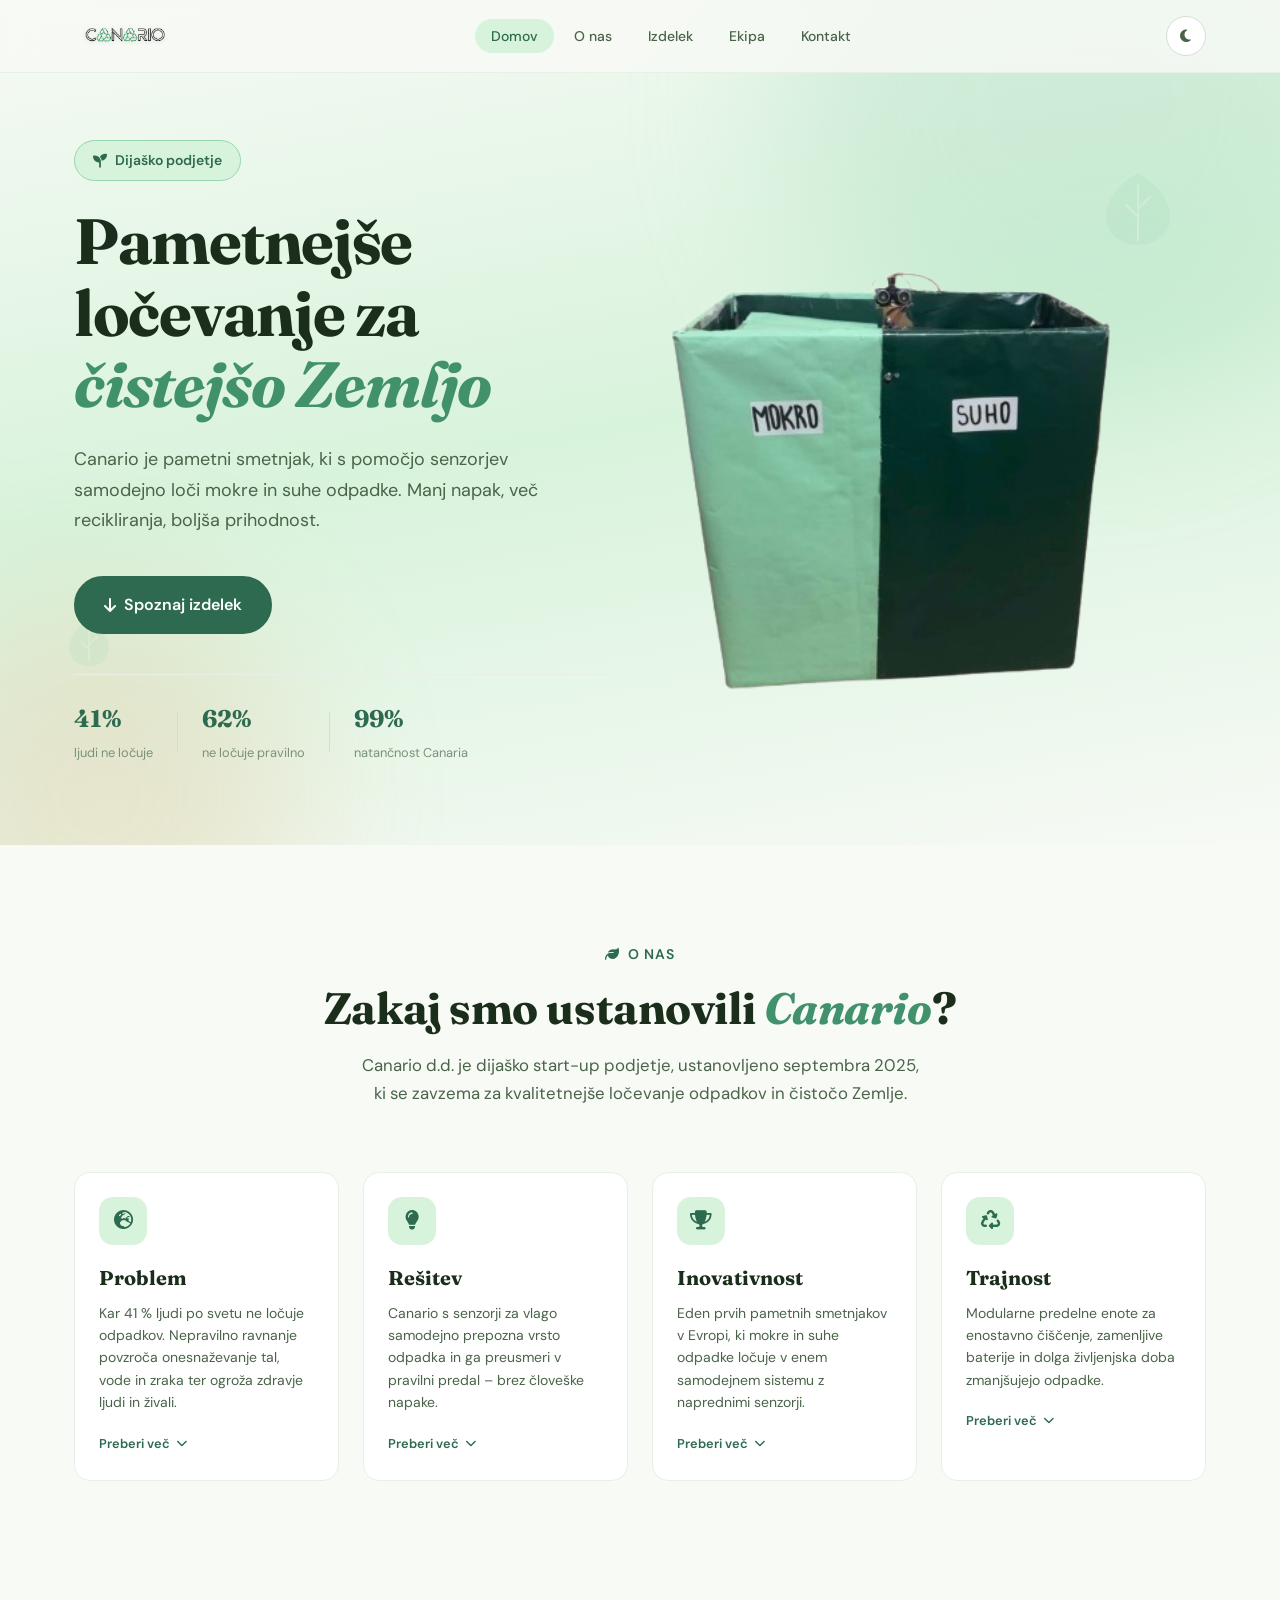
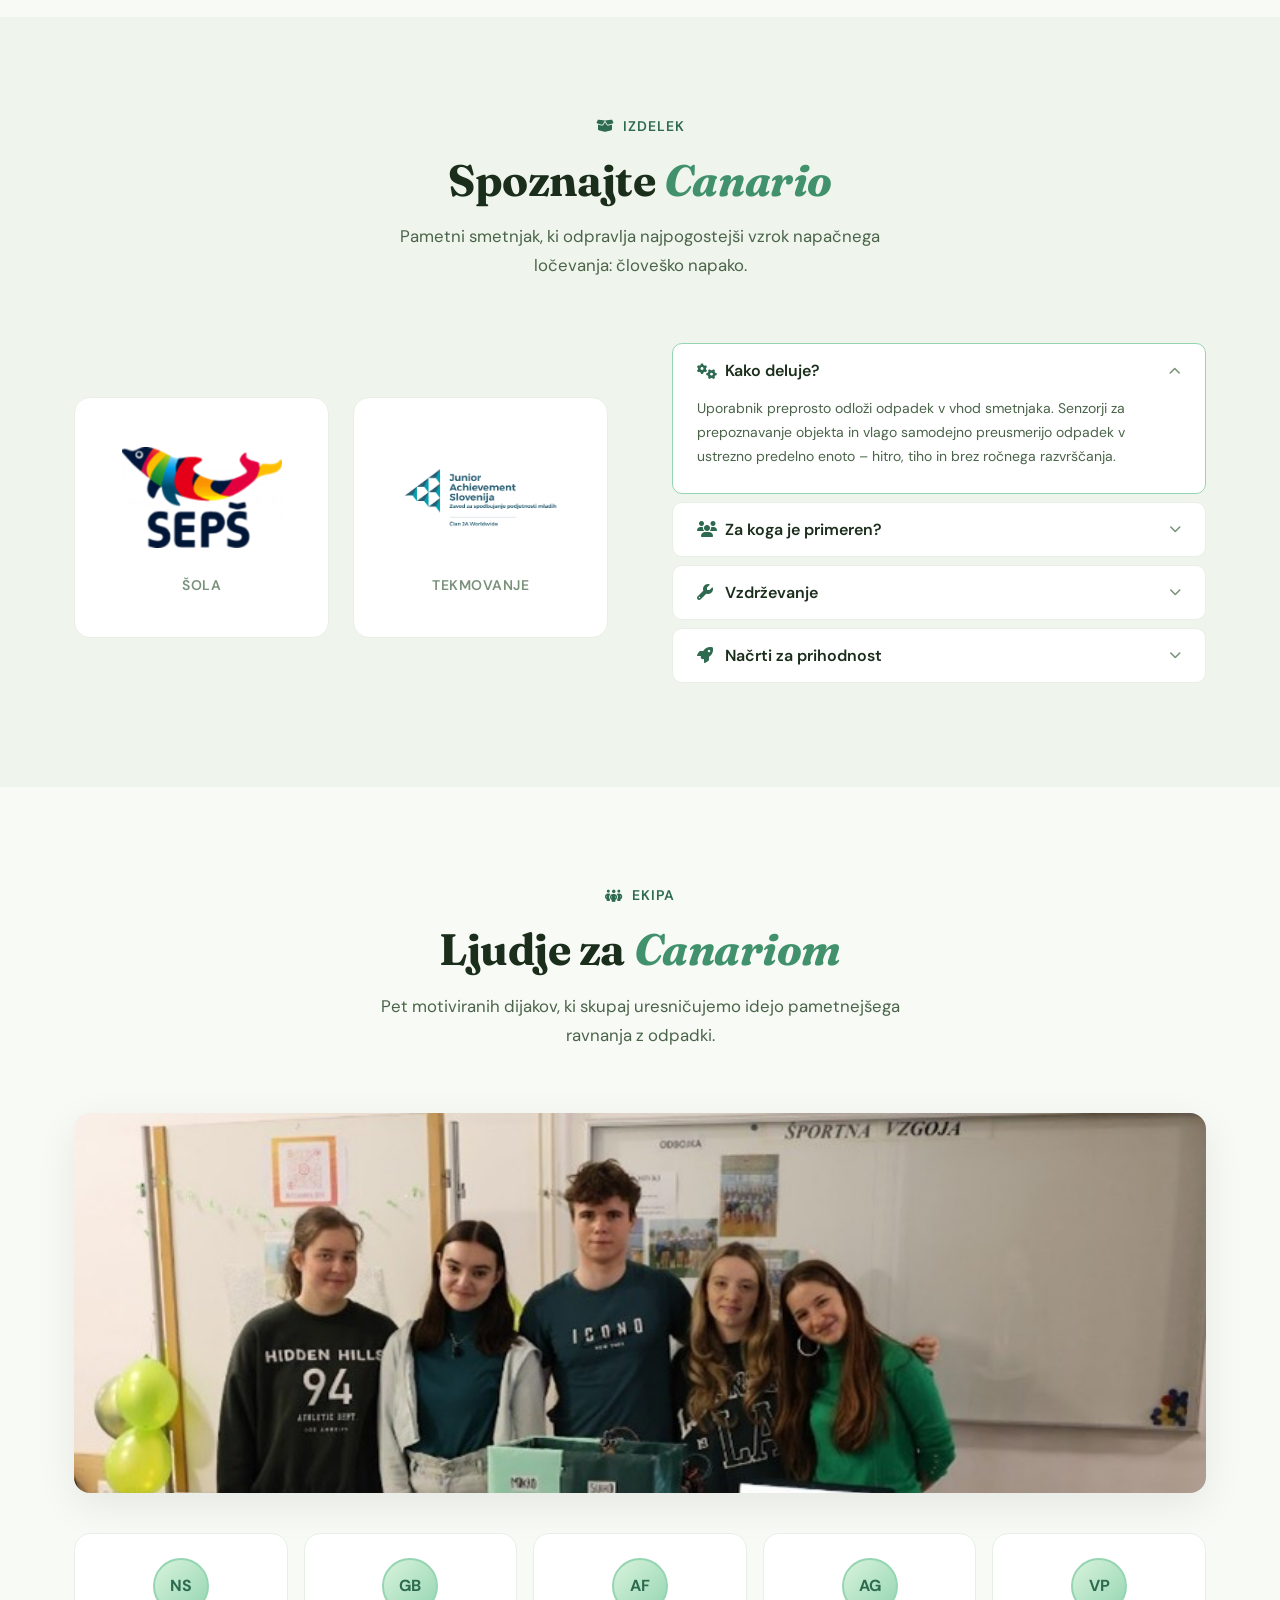
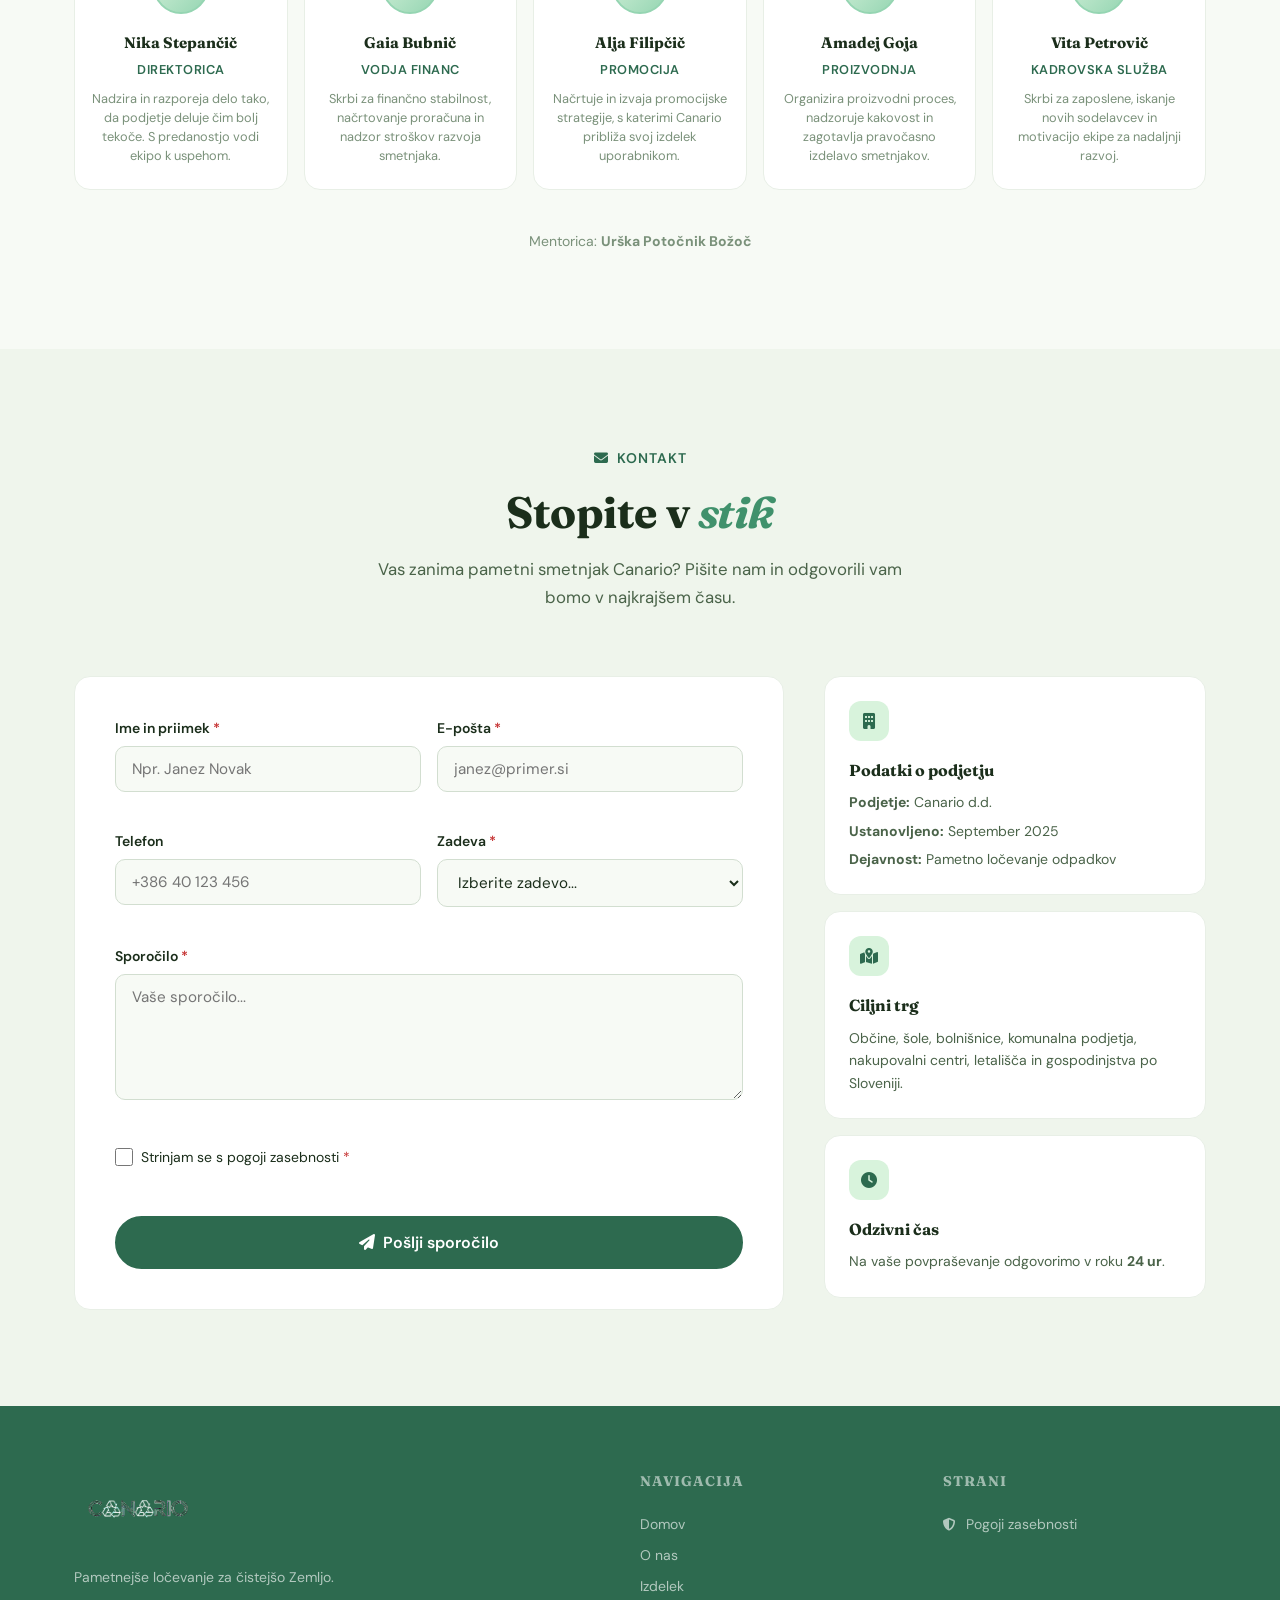
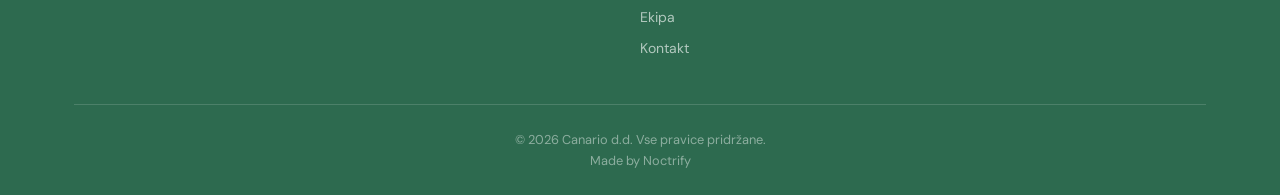
<file: index.html>
<!DOCTYPE html>
<html lang="sl" data-theme="light">
<head>
    <meta charset="UTF-8">
    <meta name="viewport" content="width=device-width, initial-scale=1.0">
    <title>Canario – Pametni smetnjak za čistejšo Zemljo</title>
    <link rel="preconnect" href="https://fonts.googleapis.com">
    <link rel="preconnect" href="https://fonts.gstatic.com" crossorigin>
    <link href="https://fonts.googleapis.com/css2?family=DM+Sans:ital,wght@0,400;0,500;0,600;0,700;1,400&family=Fraunces:ital,opsz,wght@0,9..144,400;0,9..144,600;0,9..144,700;0,9..144,800;1,9..144,400&display=swap" rel="stylesheet">
    <link rel="stylesheet" href="https://cdnjs.cloudflare.com/ajax/libs/font-awesome/6.5.1/css/all.min.css">
    <link rel="stylesheet" href="styles.css">
</head>
<body>

<header class="header" id="header">
    <nav class="nav container">
        <a href="#domov" class="nav__logo">
            <img src="assets/logo_1-removebg-preview.png" alt="Canario logotip" class="nav__logo-img">
        </a>

        <ul class="nav__links" id="navLinks">
            <li><a href="#domov" class="nav__link">Domov</a></li>
            <li><a href="#o-nas" class="nav__link">O nas</a></li>
            <li><a href="#izdelek" class="nav__link">Izdelek</a></li>
            <li><a href="#ekipa" class="nav__link">Ekipa</a></li>
            <li><a href="#kontakt" class="nav__link">Kontakt</a></li>
        </ul>

        <div class="nav__actions">
            <button class="nav__icon-btn" id="themeToggle" aria-label="Preklop teme">
                <i class="fa-solid fa-moon" id="themeIcon"></i>
            </button>
            <button class="nav__hamburger" id="hamburger" aria-label="Odpri meni">
                <span></span>
                <span></span>
                <span></span>
            </button>
        </div>
    </nav>
</header>

<section id="domov" class="hero">
    <div class="hero__bg-shapes">
        <div class="hero__blob hero__blob--1"></div>
        <div class="hero__blob hero__blob--2"></div>
        <div class="hero__leaf hero__leaf--1">
            <svg viewBox="0 0 80 80" fill="none"><path d="M40 4C40 4 8 20 8 48c0 16 14 28 32 28s32-12 32-28C72 20 40 4 40 4z" fill="currentColor"/><path d="M40 16v56M28 36l12 12M52 28L40 40" stroke="var(--bg)" stroke-width="2" stroke-linecap="round"/></svg>
        </div>
        <div class="hero__leaf hero__leaf--2">
            <svg viewBox="0 0 60 60" fill="none"><path d="M30 2C30 2 6 14 6 36c0 12 10 22 24 22s24-10 24-22C54 14 30 2 30 2z" fill="currentColor"/><path d="M30 10v42M20 28l10 10M40 22L30 32" stroke="var(--bg)" stroke-width="1.5" stroke-linecap="round"/></svg>
        </div>
    </div>
    <div class="container hero__inner">
        <div class="hero__text" data-animate="fade-up">
            <span class="hero__badge"><i class="fa-solid fa-seedling"></i> Dijaško podjetje</span>
            <h1 class="hero__title">Pametnejše ločevanje za <em>čistejšo Zemljo</em></h1>
            <p class="hero__desc">Canario je pametni smetnjak, ki s pomočjo senzorjev samodejno loči mokre in suhe odpadke. Manj napak, več recikliranja, boljša prihodnost.</p>
            <div class="hero__ctas">
                <a href="#izdelek" class="btn btn--primary">
                    <i class="fa-solid fa-arrow-down"></i> Spoznaj izdelek
                </a>
            </div>
            <div class="hero__stats">
                <div class="hero__stat">
                    <strong>41%</strong>
                    <span>ljudi ne ločuje</span>
                </div>
                <div class="hero__stat-divider"></div>
                <div class="hero__stat">
                    <strong>62%</strong>
                    <span>ne ločuje pravilno</span>
                </div>
                <div class="hero__stat-divider"></div>
                <div class="hero__stat">
                    <strong>99%</strong>
                    <span>natančnost Canaria</span>
                </div>
            </div>
        </div>
        <div class="hero__visual" data-animate="fade-up" data-delay="200">
            <div class="hero__image-wrap">
                <img src="assets/IMG_5049-removebg-preview.png" alt="Canario pametni smetnjak">
            </div>
        </div>
    </div>
</section>

<section id="o-nas" class="section">
    <div class="container">
        <div class="section-header" data-animate="fade-up">
            <span class="section-header__label"><i class="fa-solid fa-leaf"></i> O nas</span>
            <h2 class="section-header__title">Zakaj smo ustanovili <em>Canario</em>?</h2>
            <p class="section-header__desc">Canario d.d. je dijaško start-up podjetje, ustanovljeno septembra 2025, ki se zavzema za kvalitetnejše ločevanje odpadkov in čistočo Zemlje.</p>
        </div>

        <div class="features-grid" data-animate="fade-up" data-delay="100">
            <div class="feature-card">
                <div class="feature-card__icon">
                    <i class="fa-solid fa-earth-europe"></i>
                </div>
                <h3 class="feature-card__title">Problem</h3>
                <p class="feature-card__text">Kar 41 % ljudi po svetu ne ločuje odpadkov. Nepravilno ravnanje povzroča onesnaževanje tal, vode in zraka ter ogroža zdravje ljudi in živali.</p>
                <button class="feature-card__toggle" data-toggle="problem-detail">Preberi več <i class="fa-solid fa-chevron-down"></i></button>
                <div class="feature-card__detail" id="problem-detail">
                    <p>Ko se različni odpadki mešajo in razpadajo na odlagališčih ali v naravi, iz njih nastanejo škodljive snovi, ki poniknejo v zemljo. Dež lahko iz mešanih odpadkov izpira kemikalije, ki nato pridejo v podtalnico, reke ali morje. Živali lahko pridejo v stik z odpadki, jih zaužijejo ali se vanje zapletejo.</p>
                </div>
            </div>
            <div class="feature-card">
                <div class="feature-card__icon">
                    <i class="fa-solid fa-lightbulb"></i>
                </div>
                <h3 class="feature-card__title">Rešitev</h3>
                <p class="feature-card__text">Canario s senzorji za vlago samodejno prepozna vrsto odpadka in ga preusmeri v pravilni predal – brez človeške napake.</p>
                <button class="feature-card__toggle" data-toggle="resitev-detail">Preberi več <i class="fa-solid fa-chevron-down"></i></button>
                <div class="feature-card__detail" id="resitev-detail">
                    <p>Uporabnik preprosto odloži odpadek v vhod smetnjaka, senzorji pa ga samodejno preusmerijo v ustrezno predelno enoto. Sistem deluje hitro, tiho in brez potrebe po ročnem razvrščanju. Primeren je za domačo rabo, šole, bolnišnice, pisarne in javne ustanove.</p>
                </div>
            </div>
            <div class="feature-card">
                <div class="feature-card__icon">
                    <i class="fa-solid fa-trophy"></i>
                </div>
                <h3 class="feature-card__title">Inovativnost</h3>
                <p class="feature-card__text">Eden prvih pametnih smetnjakov v Evropi, ki mokre in suhe odpadke ločuje v enem samodejnem sistemu z naprednimi senzorji.</p>
                <button class="feature-card__toggle" data-toggle="inovativnost-detail">Preberi več <i class="fa-solid fa-chevron-down"></i></button>
                <div class="feature-card__detail" id="inovativnost-detail">
                    <p>Canario je eden prvih pametnih smetnjakov, ki ločevanje mokre in suhe odpadke v enem samodejnem sistemu. Napredni senzorji omogočajo natančno prepoznavanje odpadkov. Prilagodljiv dizajn omogoča uporabo v majhnih gospodinjstvih in v večjih ustanovah.</p>
                </div>
            </div>
            <div class="feature-card">
                <div class="feature-card__icon">
                    <i class="fa-solid fa-recycle"></i>
                </div>
                <h3 class="feature-card__title">Trajnost</h3>
                <p class="feature-card__text">Modularne predelne enote za enostavno čiščenje, zamenljive baterije in dolga življenjska doba zmanjšujejo odpadke.</p>
                <button class="feature-card__toggle" data-toggle="trajnost-detail">Preberi več <i class="fa-solid fa-chevron-down"></i></button>
                <div class="feature-card__detail" id="trajnost-detail">
                    <p>Predelne enote so modularne – hitro in preprosto se jih odstrani za praznjenje ali čiščenje. Napredna tehnologija deluje na baterije, ki jih je mogoče zamenjati, kar zagotavlja zanesljiv sistem skozi leta uporabe.</p>
                </div>
            </div>
        </div>

    </div>
</section>

<section id="izdelek" class="section section--tinted">
    <div class="container">
        <div class="section-header" data-animate="fade-up">
            <span class="section-header__label"><i class="fa-solid fa-box-open"></i> Izdelek</span>
            <h2 class="section-header__title">Spoznajte <em>Canario</em></h2>
            <p class="section-header__desc">Pametni smetnjak, ki odpravlja najpogostejši vzrok napačnega ločevanja: človeško napako.</p>
        </div>

        <div class="product-layout" data-animate="fade-up" data-delay="100">
            <div class="product-image">
                <div class="product-image__logos">
                    <div class="product-image__logo-item">
                        <img src="assets/sola.png" alt="Šola">
                        <span>Šola</span>
                    </div>
                    <div class="product-image__logo-item">
                        <img src="assets/tekmovanje.png" alt="Tekmovanje">
                        <span>Tekmovanje</span>
                    </div>
                </div>
            </div>

            <div class="product-details">
                <div class="product-accordion">
                    <div class="accordion-item active">
                        <button class="accordion-item__header">
                            <span><i class="fa-solid fa-gears"></i> Kako deluje?</span>
                            <i class="fa-solid fa-chevron-down accordion-item__arrow"></i>
                        </button>
                        <div class="accordion-item__body">
                            <p>Uporabnik preprosto odloži odpadek v vhod smetnjaka. Senzorji za prepoznavanje objekta in vlago samodejno preusmerijo odpadek v ustrezno predelno enoto – hitro, tiho in brez ročnega razvrščanja.</p>
                        </div>
                    </div>
                    <div class="accordion-item">
                        <button class="accordion-item__header">
                            <span><i class="fa-solid fa-users"></i> Za koga je primeren?</span>
                            <i class="fa-solid fa-chevron-down accordion-item__arrow"></i>
                        </button>
                        <div class="accordion-item__body">
                            <p>Za domačo rabo, šole, bolnišnice, pisarne, javne ustanove, nakupovalne centre, letališča in velika podjetja. Prilagodljiv dizajn omogoča uporabo v različnih okoljih.</p>
                        </div>
                    </div>
                    <div class="accordion-item">
                        <button class="accordion-item__header">
                            <span><i class="fa-solid fa-wrench"></i> Vzdrževanje</span>
                            <i class="fa-solid fa-chevron-down accordion-item__arrow"></i>
                        </button>
                        <div class="accordion-item__body">
                            <p>Modularne predelne enote za hitro praznjenje in čiščenje. Zamenljive baterije zagotavljajo dolgoročno zanesljivost sistema senzorjev.</p>
                        </div>
                    </div>
                    <div class="accordion-item">
                        <button class="accordion-item__header">
                            <span><i class="fa-solid fa-rocket"></i> Načrti za prihodnost</span>
                            <i class="fa-solid fa-chevron-down accordion-item__arrow"></i>
                        </button>
                        <div class="accordion-item__body">
                            <p>Nadgradnja z umetno inteligenco za ločevanje suhih odpadkov na plastiko in papir – še natančnejše razvrščanje odpadkov.</p>
                        </div>
                    </div>
                </div>
            </div>
        </div>
    </div>
</section>

<section id="ekipa" class="section">
    <div class="container">
        <div class="section-header" data-animate="fade-up">
            <span class="section-header__label"><i class="fa-solid fa-people-group"></i> Ekipa</span>
            <h2 class="section-header__title">Ljudje za <em>Canariom</em></h2>
            <p class="section-header__desc">Pet motiviranih dijakov, ki skupaj uresničujemo idejo pametnejšega ravnanja z odpadki.</p>
        </div>

        <div class="team-photo" data-animate="fade-up" data-delay="100">
            <img src="assets/ekipa.jpg" alt="Ekipa Canario">
        </div>

        <div class="team-grid" data-animate="fade-up" data-delay="200">
            <div class="team-card">
                <div class="team-card__avatar">NS</div>
                <h3 class="team-card__name">Nika Stepančič</h3>
                <span class="team-card__role">Direktorica</span>
                <p class="team-card__bio">Nadzira in razporeja delo tako, da podjetje deluje čim bolj tekoče. S predanostjo vodi ekipo k uspehom.</p>
            </div>
            <div class="team-card">
                <div class="team-card__avatar">GB</div>
                <h3 class="team-card__name">Gaia Bubnič</h3>
                <span class="team-card__role">Vodja financ</span>
                <p class="team-card__bio">Skrbi za finančno stabilnost, načrtovanje proračuna in nadzor stroškov razvoja smetnjaka.</p>
            </div>
            <div class="team-card">
                <div class="team-card__avatar">AF</div>
                <h3 class="team-card__name">Alja Filipčič</h3>
                <span class="team-card__role">Promocija</span>
                <p class="team-card__bio">Načrtuje in izvaja promocijske strategije, s katerimi Canario približa svoj izdelek uporabnikom.</p>
            </div>
            <div class="team-card">
                <div class="team-card__avatar">AG</div>
                <h3 class="team-card__name">Amadej Goja</h3>
                <span class="team-card__role">Proizvodnja</span>
                <p class="team-card__bio">Organizira proizvodni proces, nadzoruje kakovost in zagotavlja pravočasno izdelavo smetnjakov.</p>
            </div>
            <div class="team-card">
                <div class="team-card__avatar">VP</div>
                <h3 class="team-card__name">Vita Petrovič</h3>
                <span class="team-card__role">Kadrovska služba</span>
                <p class="team-card__bio">Skrbi za zaposlene, iskanje novih sodelavcev in motivacijo ekipe za nadaljnji razvoj.</p>
            </div>
        </div>

        <p class="team-mentor" data-animate="fade-up" data-delay="300">Mentorica: <strong>Urška Potočnik Božoč</strong></p>
    </div>
</section>

<section id="kontakt" class="section section--tinted">
    <div class="container">
        <div class="section-header" data-animate="fade-up">
            <span class="section-header__label"><i class="fa-solid fa-envelope"></i> Kontakt</span>
            <h2 class="section-header__title">Stopite v <em>stik</em></h2>
            <p class="section-header__desc">Vas zanima pametni smetnjak Canario? Pišite nam in odgovorili vam bomo v najkrajšem času.</p>
        </div>

        <div class="contact-layout" data-animate="fade-up" data-delay="100">
            <form class="contact-form" id="contactForm" novalidate>
                <div class="form-row">
                    <div class="form-group">
                        <label for="name">Ime in priimek <span class="required">*</span></label>
                        <input type="text" id="name" name="name" placeholder="Npr. Janez Novak" required>
                        <span class="form-error" id="nameError"></span>
                    </div>
                    <div class="form-group">
                        <label for="email">E-pošta <span class="required">*</span></label>
                        <input type="email" id="email" name="email" placeholder="janez@primer.si" required>
                        <span class="form-error" id="emailError"></span>
                    </div>
                </div>

                <div class="form-row">
                    <div class="form-group">
                        <label for="phone">Telefon</label>
                        <input type="tel" id="phone" name="phone" placeholder="+386 40 123 456">
                        <span class="form-error" id="phoneError"></span>
                    </div>
                    <div class="form-group">
                        <label for="subject">Zadeva <span class="required">*</span></label>
                        <select id="subject" name="subject" required>
                            <option value="">Izberite zadevo...</option>
                            <option value="info">Splošne informacije</option>
                            <option value="nakup">Nakup izdelka</option>
                            <option value="sodelovanje">Poslovno sodelovanje</option>
                            <option value="mediji">Mediji in PR</option>
                            <option value="drugo">Drugo</option>
                        </select>
                        <span class="form-error" id="subjectError"></span>
                    </div>
                </div>

                <div class="form-group">
                    <label for="message">Sporočilo <span class="required">*</span></label>
                    <textarea id="message" name="message" rows="5" placeholder="Vaše sporočilo..." required></textarea>
                    <span class="form-error" id="messageError"></span>
                </div>

                <div class="form-group form-group--checkbox">
                    <input type="checkbox" id="privacy" name="privacy" required>
                    <label for="privacy">Strinjam se s <a href="zasebnost.html" target="_blank">pogoji zasebnosti</a> <span class="required">*</span></label>
                    <span class="form-error" id="privacyError"></span>
                </div>

                <button type="submit" class="btn btn--primary btn--full">
                    <i class="fa-solid fa-paper-plane"></i> Pošlji sporočilo
                </button>
                <div class="form-success" id="formSuccess">
                    <i class="fa-solid fa-circle-check"></i> Sporočilo je bilo uspešno poslano! Hvala za vaše zanimanje.
                </div>
            </form>

            <div class="contact-sidebar">
                <div class="contact-card">
                    <div class="contact-card__icon"><i class="fa-solid fa-building"></i></div>
                    <h3>Podatki o podjetju</h3>
                    <ul>
                        <li><strong>Podjetje:</strong> Canario d.d.</li>
                        <li><strong>Ustanovljeno:</strong> September 2025</li>
                        <li><strong>Dejavnost:</strong> Pametno ločevanje odpadkov</li>
                    </ul>
                </div>
                <div class="contact-card">
                    <div class="contact-card__icon"><i class="fa-solid fa-map-location-dot"></i></div>
                    <h3>Ciljni trg</h3>
                    <p>Občine, šole, bolnišnice, komunalna podjetja, nakupovalni centri, letališča in gospodinjstva po Sloveniji.</p>
                </div>
                <div class="contact-card">
                    <div class="contact-card__icon"><i class="fa-solid fa-clock"></i></div>
                    <h3>Odzivni čas</h3>
                    <p>Na vaše povpraševanje odgovorimo v roku <strong>24 ur</strong>.</p>
                </div>
            </div>
        </div>
    </div>
</section>

<footer class="footer">
    <div class="container">
        <div class="footer__top">
            <div class="footer__brand">
                <img src="assets/logo_1-removebg-preview.png" alt="Canario" class="footer__logo">
                <p>Pametnejše ločevanje za čistejšo Zemljo.</p>
            </div>
            <div class="footer__nav">
                <h4>Navigacija</h4>
                <a href="#domov">Domov</a>
                <a href="#o-nas">O nas</a>
                <a href="#izdelek">Izdelek</a>
                <a href="#ekipa">Ekipa</a>
                <a href="#kontakt">Kontakt</a>
            </div>
            <div class="footer__nav">
                <h4>Strani</h4>
                <a href="zasebnost.html"><i class="fa-solid fa-shield-halved"></i> Pogoji zasebnosti</a>
            </div>
        </div>
        <div class="footer__bottom">
            <p>&copy; 2026 Canario d.d. Vse pravice pridržane.</p>
            <p>Made by <a href="https://noctrify.com/" target="_blank" rel="noopener noreferrer">Noctrify</a></p>
        </div>
    </div>
</footer>

<script src="script.js"></script>
</body>
</html>
</file>
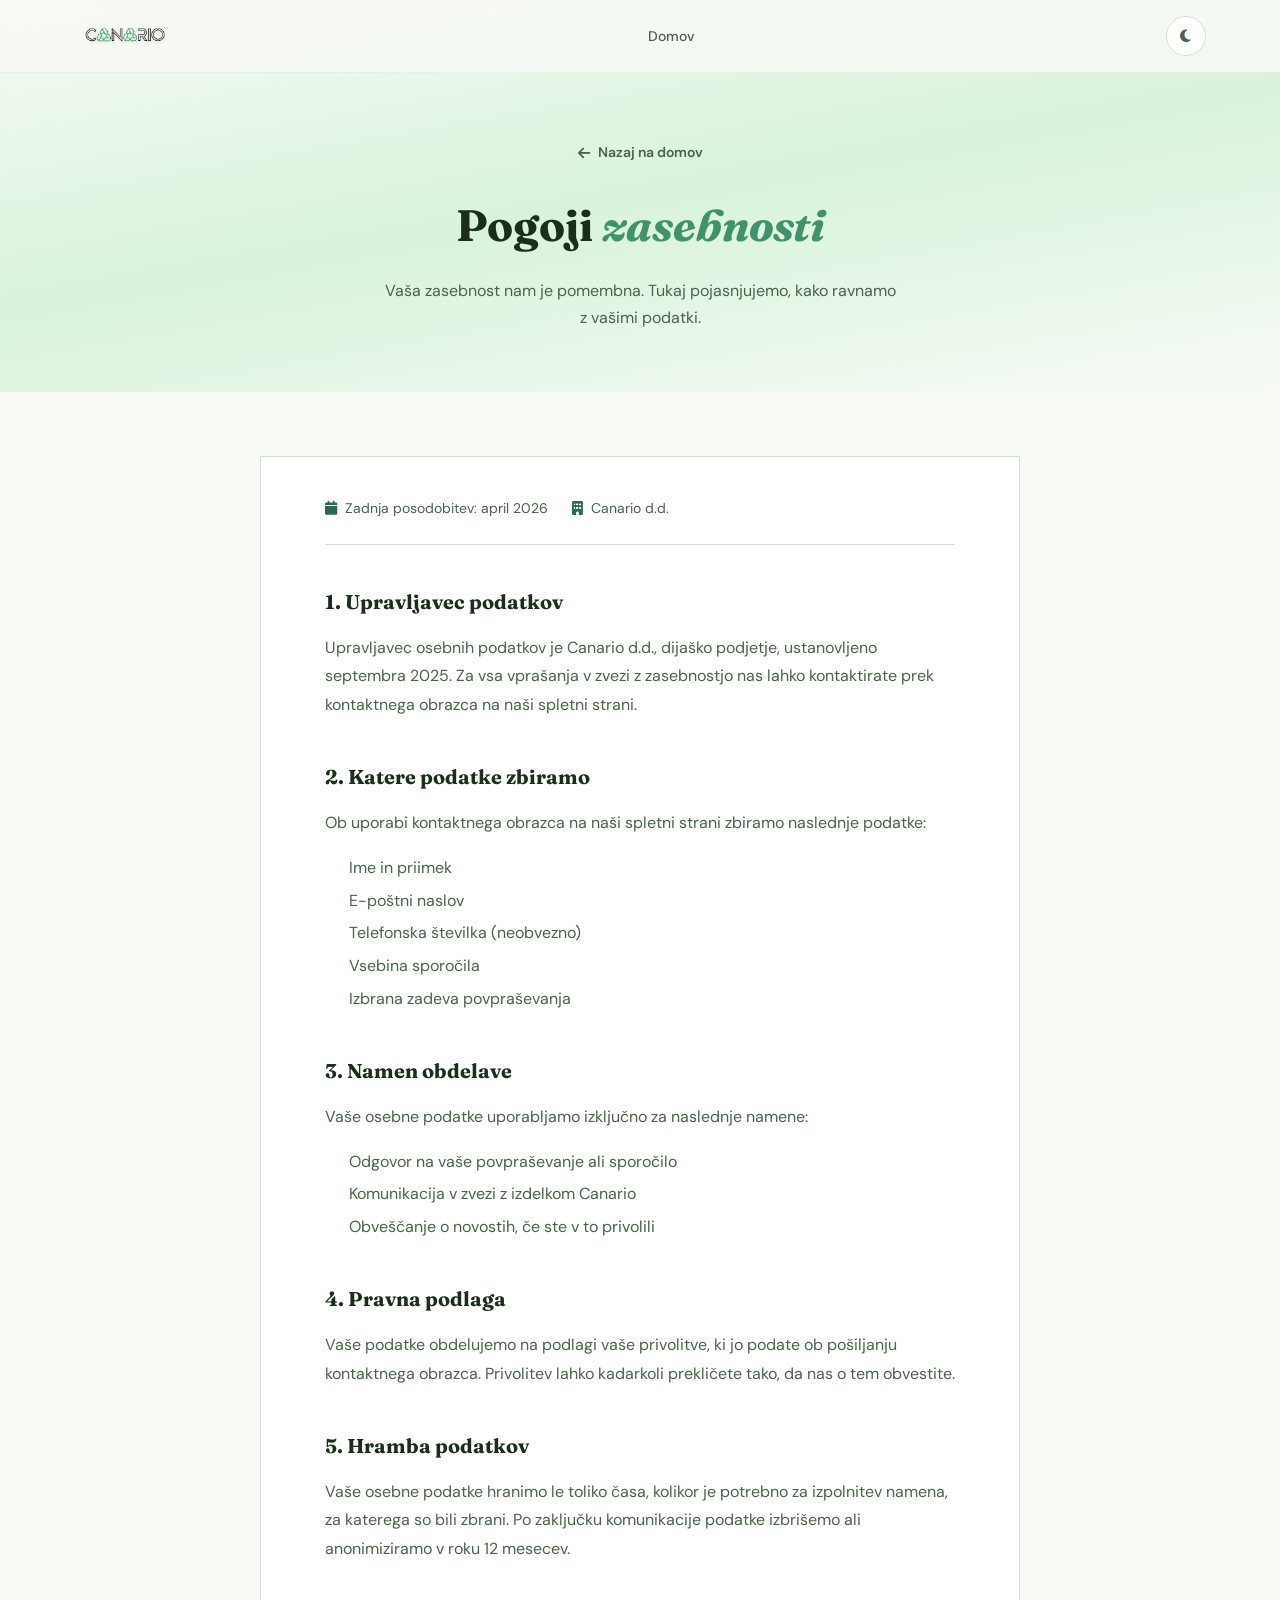
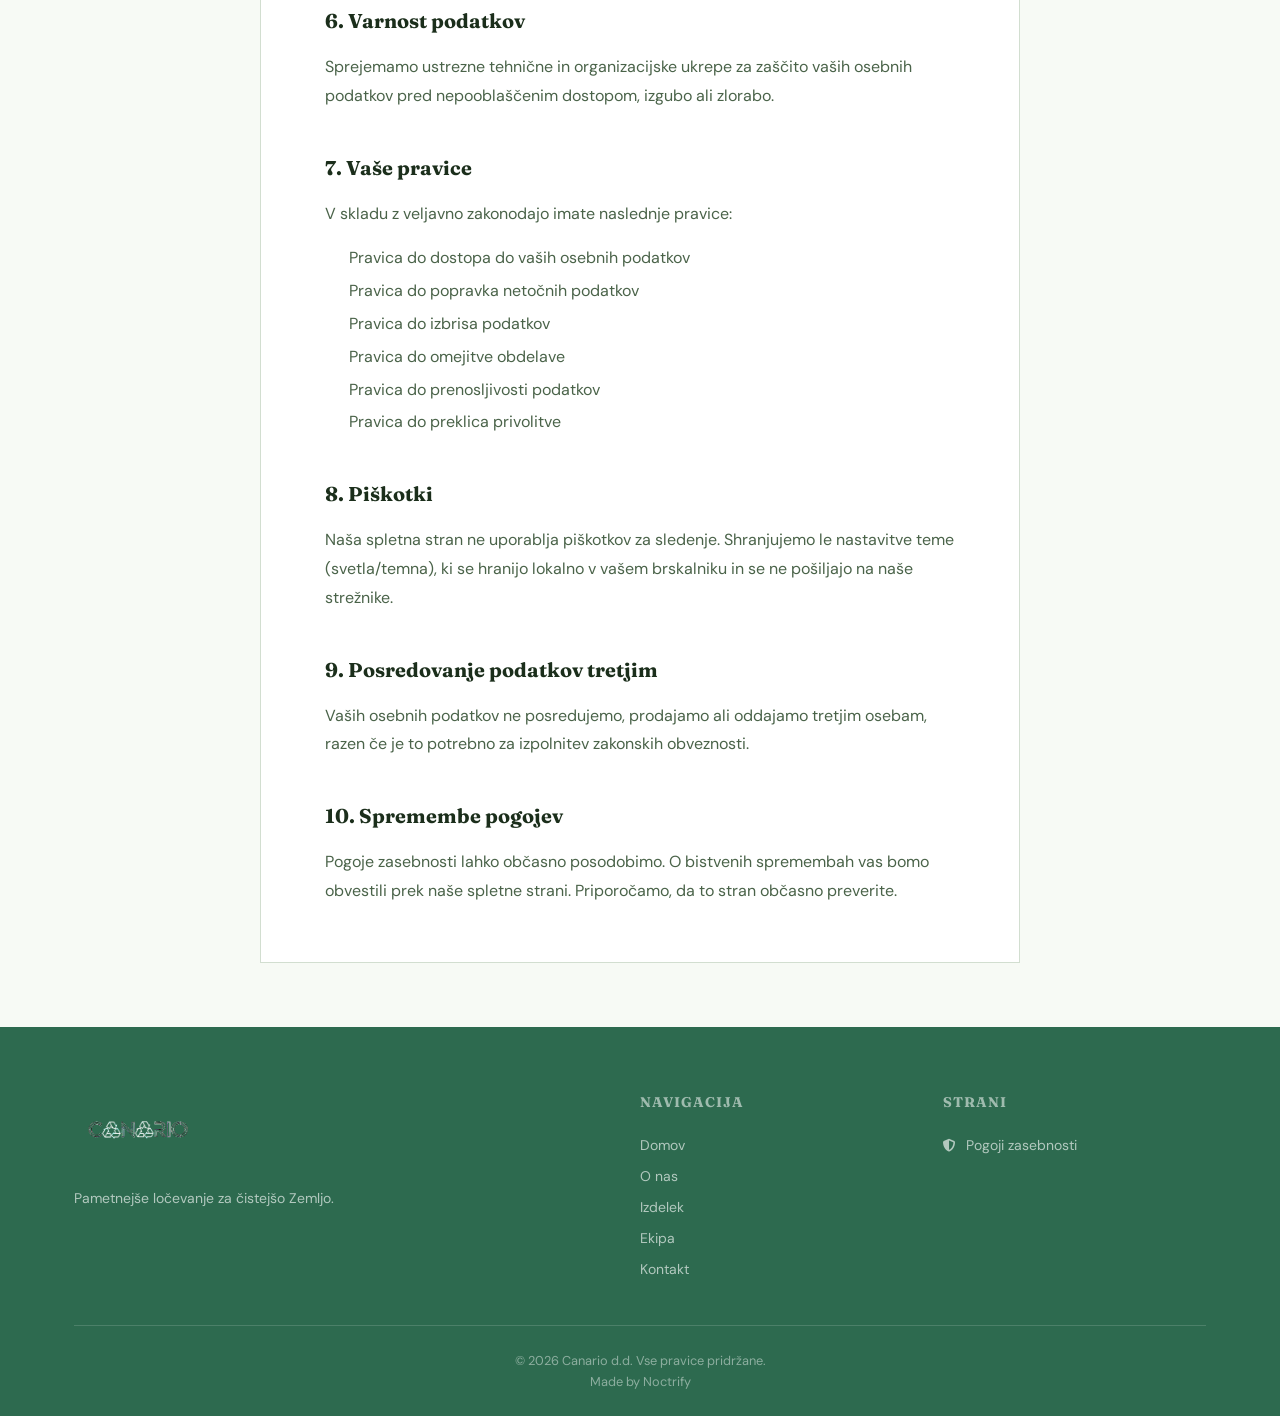
<file: zasebnost.html>
<!DOCTYPE html>
<html lang="sl" data-theme="light">
<head>
    <meta charset="UTF-8">
    <meta name="viewport" content="width=device-width, initial-scale=1.0">
    <title>Pogoji zasebnosti – Canario</title>
    <link rel="preconnect" href="https://fonts.googleapis.com">
    <link rel="preconnect" href="https://fonts.gstatic.com" crossorigin>
    <link href="https://fonts.googleapis.com/css2?family=DM+Sans:ital,wght@0,400;0,500;0,600;0,700;1,400&family=Fraunces:ital,opsz,wght@0,9..144,400;0,9..144,600;0,9..144,700;0,9..144,800;1,9..144,400&display=swap" rel="stylesheet">
    <link rel="stylesheet" href="https://cdnjs.cloudflare.com/ajax/libs/font-awesome/6.5.1/css/all.min.css">
    <link rel="stylesheet" href="styles.css">
    <link rel="stylesheet" href="pages.css">
    <link rel="stylesheet" href="zasebnost.css">
</head>
<body>

<!-- ===== HEADER ===== -->
<header class="header" id="header">
    <nav class="nav container">
        <a href="index.html" class="nav__logo">
            <img src="assets/logo_1-removebg-preview.png" alt="Canario logotip" class="nav__logo-img">
        </a>
        <ul class="nav__links" id="navLinks">
            <li><a href="index.html" class="nav__link">Domov</a></li>
        </ul>
        <div class="nav__actions">
            <button class="nav__icon-btn" id="themeToggle" aria-label="Preklop teme">
                <i class="fa-solid fa-moon" id="themeIcon"></i>
            </button>
            <button class="nav__hamburger" id="hamburger" aria-label="Odpri meni">
                <span></span><span></span><span></span>
            </button>
        </div>
    </nav>
</header>

<!-- ===== HERO ===== -->
<section class="page-hero">
    <div class="container">
        <a href="index.html" class="back-link"><i class="fa-solid fa-arrow-left"></i> Nazaj na domov</a>
        <h1 class="page-hero__title">Pogoji <em>zasebnosti</em></h1>
        <p class="page-hero__desc">Vaša zasebnost nam je pomembna. Tukaj pojasnjujemo, kako ravnamo z vašimi podatki.</p>
    </div>
</section>

<!-- ===== VSEBINA ===== -->
<section class="privacy">
    <div class="container">
        <div class="privacy__content">

            <div class="privacy__meta">
                <div class="privacy__meta-item">
                    <i class="fa-solid fa-calendar"></i>
                    Zadnja posodobitev: april 2026
                </div>
                <div class="privacy__meta-item">
                    <i class="fa-solid fa-building"></i>
                    Canario d.d.
                </div>
            </div>

            <h2>1. Upravljavec podatkov</h2>
            <p>Upravljavec osebnih podatkov je Canario d.d., dijaško podjetje, ustanovljeno septembra 2025. Za vsa vprašanja v zvezi z zasebnostjo nas lahko kontaktirate prek kontaktnega obrazca na naši spletni strani.</p>

            <h2>2. Katere podatke zbiramo</h2>
            <p>Ob uporabi kontaktnega obrazca na naši spletni strani zbiramo naslednje podatke:</p>
            <ul>
                <li>Ime in priimek</li>
                <li>E-poštni naslov</li>
                <li>Telefonska številka (neobvezno)</li>
                <li>Vsebina sporočila</li>
                <li>Izbrana zadeva povpraševanja</li>
            </ul>

            <h2>3. Namen obdelave</h2>
            <p>Vaše osebne podatke uporabljamo izključno za naslednje namene:</p>
            <ul>
                <li>Odgovor na vaše povpraševanje ali sporočilo</li>
                <li>Komunikacija v zvezi z izdelkom Canario</li>
                <li>Obveščanje o novostih, če ste v to privolili</li>
            </ul>

            <h2>4. Pravna podlaga</h2>
            <p>Vaše podatke obdelujemo na podlagi vaše privolitve, ki jo podate ob pošiljanju kontaktnega obrazca. Privolitev lahko kadarkoli prekličete tako, da nas o tem obvestite.</p>

            <h2>5. Hramba podatkov</h2>
            <p>Vaše osebne podatke hranimo le toliko časa, kolikor je potrebno za izpolnitev namena, za katerega so bili zbrani. Po zaključku komunikacije podatke izbrišemo ali anonimiziramo v roku 12 mesecev.</p>

            <h2>6. Varnost podatkov</h2>
            <p>Sprejemamo ustrezne tehnične in organizacijske ukrepe za zaščito vaših osebnih podatkov pred nepooblaščenim dostopom, izgubo ali zlorabo.</p>

            <h2>7. Vaše pravice</h2>
            <p>V skladu z veljavno zakonodajo imate naslednje pravice:</p>
            <ul>
                <li>Pravica do dostopa do vaših osebnih podatkov</li>
                <li>Pravica do popravka netočnih podatkov</li>
                <li>Pravica do izbrisa podatkov</li>
                <li>Pravica do omejitve obdelave</li>
                <li>Pravica do prenosljivosti podatkov</li>
                <li>Pravica do preklica privolitve</li>
            </ul>

            <h2>8. Piškotki</h2>
            <p>Naša spletna stran ne uporablja piškotkov za sledenje. Shranjujemo le nastavitve teme (svetla/temna), ki se hranijo lokalno v vašem brskalniku in se ne pošiljajo na naše strežnike.</p>

            <h2>9. Posredovanje podatkov tretjim</h2>
            <p>Vaših osebnih podatkov ne posredujemo, prodajamo ali oddajamo tretjim osebam, razen če je to potrebno za izpolnitev zakonskih obveznosti.</p>

            <h2>10. Spremembe pogojev</h2>
            <p>Pogoje zasebnosti lahko občasno posodobimo. O bistvenih spremembah vas bomo obvestili prek naše spletne strani. Priporočamo, da to stran občasno preverite.</p>

        </div>
    </div>
</section>

<!-- ===== FOOTER ===== -->
<footer class="footer">
    <div class="container">
        <div class="footer__top">
            <div class="footer__brand">
                <img src="assets/logo_1-removebg-preview.png" alt="Canario" class="footer__logo">
                <p>Pametnejše ločevanje za čistejšo Zemljo.</p>
            </div>
            <div class="footer__nav">
                <h4>Navigacija</h4>
                <a href="index.html">Domov</a>
                <a href="index.html#o-nas">O nas</a>
                <a href="index.html#izdelek">Izdelek</a>
                <a href="index.html#ekipa">Ekipa</a>
                <a href="index.html#kontakt">Kontakt</a>
            </div>
            <div class="footer__nav">
                <h4>Strani</h4>
                <a href="zasebnost.html"><i class="fa-solid fa-shield-halved"></i> Pogoji zasebnosti</a>
            </div>
        </div>
        <div class="footer__bottom">
            <p>&copy; 2026 Canario d.d. Vse pravice pridržane.</p>
            <p>Made by <a href="https://noctrify.com/" target="_blank" rel="noopener noreferrer">Noctrify</a></p>
        </div>
    </div>
</footer>

<script src="script.js"></script>
</body>
</html>
</file>
<file: styles.css>
*, *::before, *::after {
    margin: 0;
    padding: 0;
    box-sizing: border-box;
}

:root {
    --c-primary: #2D6A4F;
    --c-primary-vibrant: #40916C;
    --c-primary-light: #52B788;
    --c-primary-lighter: #95D5B2;
    --c-primary-lightest: #D8F3DC;
    --c-accent: #C17817;
    --c-accent-light: #DDA15E;
    --c-accent-glow: #FEFAE0;

    --bg: #F7FAF5;
    --bg-tinted: #EFF5EC;
    --surface: #FFFFFF;
    --surface-hover: #F0F5ED;
    --border: #D2DED0;
    --border-light: #E8EFE6;

    --text: #1B2E1B;
    --text-secondary: #4A6349;
    --text-muted: #7A917A;
    --text-inverse: #F7FAF5;

    --danger: #C53030;
    --danger-bg: #FFF5F5;
    --success: #2D6A4F;
    --success-bg: #D8F3DC;

    --dark-bg: #0D1F16;
    --dark-surface: #162B1E;
    --dark-border: #274D36;

    --ff-display: 'Fraunces', Georgia, serif;
    --ff-body: 'DM Sans', system-ui, -apple-system, sans-serif;

    --fs-hero: clamp(2.5rem, 5vw, 4rem);
    --fs-h2: clamp(1.75rem, 3.5vw, 2.75rem);
    --fs-h3: 1.25rem;
    --fs-body: 1rem;
    --fs-small: 0.875rem;
    --fs-xs: 0.8rem;

    --space-xs: 4px;
    --space-sm: 8px;
    --space-md: 16px;
    --space-lg: 24px;
    --space-xl: 40px;
    --space-2xl: 64px;
    --space-3xl: 96px;

    --radius: 16px;
    --radius-sm: 10px;
    --radius-xs: 6px;
    --radius-full: 100px;

    --shadow-sm: 0 1px 3px rgba(0, 0, 0, 0.06);
    --shadow: 0 4px 16px rgba(0, 0, 0, 0.06);
    --shadow-lg: 0 12px 40px rgba(0, 0, 0, 0.08);
    --shadow-xl: 0 20px 60px rgba(0, 0, 0, 0.1);
    --shadow-green: 0 8px 32px rgba(45, 106, 79, 0.15);

    --ease: cubic-bezier(0.4, 0, 0.2, 1);
    --duration: 0.3s;
    --duration-slow: 0.5s;
}

[data-theme="dark"] {
    --bg: #0D1F16;
    --bg-tinted: #132A1C;
    --surface: #1A3525;
    --surface-hover: #21402E;
    --border: #2A5239;
    --border-light: #234430;

    --text: #E8F5E8;
    --text-secondary: #B5D4B5;
    --text-muted: #7FA87F;
    --text-inverse: #0D1F16;

    --danger-bg: #2D1515;
    --success-bg: #1A3525;

    --c-primary-lightest: #1A3525;
    --c-accent-glow: #2A2010;
}

html {
    scroll-behavior: smooth;
    scroll-padding-top: 80px;
}

body {
    font-family: var(--ff-body);
    background: var(--bg);
    color: var(--text);
    line-height: 1.65;
    font-size: var(--fs-body);
    -webkit-font-smoothing: antialiased;
    transition: background var(--duration) var(--ease), color var(--duration) var(--ease);
}

img { max-width: 100%; display: block; }
a { color: inherit; text-decoration: none; }
ul { list-style: none; }
button { font-family: inherit; }

.container {
    max-width: 1180px;
    margin: 0 auto;
    padding: 0 var(--space-lg);
}

h1, h2, h3 { font-family: var(--ff-display); }

em {
    font-style: italic;
    color: var(--c-primary-vibrant);
}

[data-theme="dark"] em {
    color: var(--c-primary-light);
}

.btn {
    display: inline-flex;
    align-items: center;
    gap: var(--space-sm);
    padding: 14px 28px;
    border-radius: var(--radius-full);
    font-weight: 600;
    font-size: var(--fs-body);
    cursor: pointer;
    border: 2px solid transparent;
    transition: all var(--duration) var(--ease);
    text-align: center;
    justify-content: center;
}

.btn--primary {
    background: var(--c-primary);
    color: #fff;
    border-color: var(--c-primary);
}

.btn--primary:hover {
    background: var(--c-primary-vibrant);
    border-color: var(--c-primary-vibrant);
    transform: translateY(-2px);
    box-shadow: var(--shadow-green);
}

.btn--outline {
    background: transparent;
    color: var(--c-primary);
    border-color: var(--border);
}

.btn--outline:hover {
    border-color: var(--c-primary);
    background: var(--c-primary-lightest);
}

.btn--sm {
    padding: 10px 20px;
    font-size: var(--fs-small);
}

.btn--full {
    width: 100%;
}

.header {
    position: fixed;
    top: 0;
    left: 0;
    right: 0;
    z-index: 200;
    background: rgba(247, 250, 245, 0.85);
    backdrop-filter: blur(16px);
    -webkit-backdrop-filter: blur(16px);
    border-bottom: 1px solid var(--border-light);
    transition: background var(--duration) var(--ease), border-color var(--duration) var(--ease);
}

[data-theme="dark"] .header {
    background: rgba(13, 31, 22, 0.88);
}

.header.scrolled {
    box-shadow: var(--shadow-sm);
}

.nav {
    display: flex;
    align-items: center;
    justify-content: space-between;
    height: 72px;
}

.nav__logo {
    display: flex;
    align-items: center;
    flex-shrink: 0;
}

.nav__logo-img {
    height: 64px;
    width: auto;
    object-fit: contain;
    filter: drop-shadow(0 1px 2px rgba(0,0,0,0.15));
}

[data-theme="dark"] .nav__logo-img {
    filter: brightness(0) invert(1);
}

.nav__links {
    display: flex;
    gap: 4px;
}

.nav__link {
    padding: 8px 16px;
    border-radius: var(--radius-full);
    font-weight: 500;
    font-size: var(--fs-small);
    color: var(--text-secondary);
    transition: all var(--duration) var(--ease);
    white-space: nowrap;
}

.nav__link:hover,
.nav__link.active {
    background: var(--c-primary-lightest);
    color: var(--c-primary);
}

.nav__actions {
    display: flex;
    align-items: center;
    gap: var(--space-sm);
}

.nav__icon-btn {
    width: 40px;
    height: 40px;
    display: flex;
    align-items: center;
    justify-content: center;
    border-radius: 50%;
    border: 1px solid var(--border);
    background: var(--surface);
    color: var(--text-secondary);
    cursor: pointer;
    font-size: 0.9rem;
    transition: all var(--duration) var(--ease);
}

.nav__icon-btn:hover {
    border-color: var(--c-primary);
    color: var(--c-primary);
    background: var(--c-primary-lightest);
}

.nav__hamburger {
    display: none;
    flex-direction: column;
    gap: 5px;
    background: none;
    border: none;
    cursor: pointer;
    padding: 8px;
}

.nav__hamburger span {
    width: 22px;
    height: 2px;
    background: var(--text);
    border-radius: 2px;
    transition: all var(--duration) var(--ease);
}

.nav__hamburger.active span:nth-child(1) {
    transform: rotate(45deg) translate(5px, 5px);
}

.nav__hamburger.active span:nth-child(2) { opacity: 0; }

.nav__hamburger.active span:nth-child(3) {
    transform: rotate(-45deg) translate(5px, -5px);
}

.search-overlay {
    position: fixed;
    inset: 0;
    z-index: 300;
    background: rgba(13, 31, 22, 0.6);
    backdrop-filter: blur(8px);
    display: flex;
    align-items: flex-start;
    justify-content: center;
    padding-top: 120px;
    opacity: 0;
    visibility: hidden;
    transition: all var(--duration) var(--ease);
}

.search-overlay.open {
    opacity: 1;
    visibility: visible;
}

.search-overlay__inner {
    background: var(--surface);
    border-radius: var(--radius);
    padding: var(--space-xl);
    width: 90%;
    max-width: 640px;
    box-shadow: var(--shadow-xl);
    transform: translateY(-20px);
    transition: transform var(--duration) var(--ease);
}

.search-overlay.open .search-overlay__inner {
    transform: translateY(0);
}

.search-overlay__close {
    position: absolute;
    top: var(--space-md);
    right: var(--space-md);
    width: 36px;
    height: 36px;
    border-radius: 50%;
    border: 1px solid var(--border);
    background: var(--surface);
    cursor: pointer;
    display: flex;
    align-items: center;
    justify-content: center;
    color: var(--text-muted);
    font-size: 1.1rem;
    transition: all var(--duration) var(--ease);
}

.search-overlay__close:hover {
    border-color: var(--danger);
    color: var(--danger);
}

.search-overlay__field {
    display: flex;
    align-items: center;
    gap: var(--space-md);
    padding: var(--space-md) 0;
    border-bottom: 2px solid var(--border-light);
    margin-bottom: var(--space-lg);
}

.search-overlay__field i {
    color: var(--text-muted);
    font-size: 1.2rem;
}

.search-overlay__field input {
    flex: 1;
    border: none;
    background: none;
    font-family: inherit;
    font-size: 1.15rem;
    color: var(--text);
    outline: none;
}

.search-overlay__field input::placeholder {
    color: var(--text-muted);
}

.search-overlay__results {
    max-height: 320px;
    overflow-y: auto;
}

.search-result {
    padding: var(--space-md);
    border-radius: var(--radius-sm);
    cursor: pointer;
    transition: background var(--duration) var(--ease);
}

.search-result:hover {
    background: var(--c-primary-lightest);
}

.search-result__section {
    font-size: var(--fs-xs);
    color: var(--c-primary);
    font-weight: 600;
    text-transform: uppercase;
    letter-spacing: 0.5px;
    margin-bottom: 4px;
}

.search-result__text {
    font-size: var(--fs-small);
    color: var(--text-secondary);
    line-height: 1.5;
}

.search-result__text mark {
    background: var(--c-accent-glow);
    color: var(--c-accent);
    border-radius: 2px;
    padding: 0 2px;
}

.search-no-results {
    text-align: center;
    padding: var(--space-xl);
    color: var(--text-muted);
}

.hero {
    position: relative;
    padding: 140px 0 80px;
    overflow: hidden;
    background: linear-gradient(170deg, var(--bg) 0%, var(--c-primary-lightest) 50%, var(--bg) 100%);
}

.hero__bg-shapes {
    position: absolute;
    inset: 0;
    pointer-events: none;
    overflow: hidden;
}

.hero__blob {
    position: absolute;
    border-radius: 50%;
    filter: blur(80px);
    opacity: 0.3;
}

.hero__blob--1 {
    width: 600px;
    height: 600px;
    background: var(--c-primary-lighter);
    top: -200px;
    right: -100px;
}

.hero__blob--2 {
    width: 400px;
    height: 400px;
    background: var(--c-accent-light);
    bottom: -150px;
    left: -100px;
    opacity: 0.2;
}

.hero__leaf {
    position: absolute;
    color: var(--c-primary-lighter);
    opacity: 0.15;
    animation: leafFloat 8s ease-in-out infinite;
}

.hero__leaf--1 {
    width: 80px;
    top: 20%;
    right: 8%;
    animation-delay: -2s;
}

.hero__leaf--2 {
    width: 50px;
    bottom: 20%;
    left: 5%;
    animation-delay: -5s;
}

@keyframes leafFloat {
    0%, 100% { transform: translateY(0) rotate(0deg); }
    50% { transform: translateY(-20px) rotate(10deg); }
}

.hero__inner {
    display: grid;
    grid-template-columns: 1fr 1fr;
    gap: var(--space-2xl);
    align-items: center;
    position: relative;
    z-index: 1;
}

.hero__badge {
    display: inline-flex;
    align-items: center;
    gap: var(--space-sm);
    padding: 8px 18px;
    background: var(--c-primary-lightest);
    color: var(--c-primary);
    border-radius: var(--radius-full);
    font-size: var(--fs-small);
    font-weight: 600;
    margin-bottom: var(--space-lg);
    border: 1px solid var(--c-primary-lighter);
}

.hero__title {
    font-size: var(--fs-hero);
    font-weight: 700;
    line-height: 1.12;
    margin-bottom: var(--space-lg);
    letter-spacing: -0.02em;
}

.hero__desc {
    font-size: 1.125rem;
    color: var(--text-secondary);
    margin-bottom: var(--space-xl);
    max-width: 500px;
    line-height: 1.7;
}

.hero__ctas {
    display: flex;
    gap: var(--space-md);
    margin-bottom: var(--space-xl);
    flex-wrap: wrap;
}

.hero__stats {
    display: flex;
    align-items: center;
    gap: var(--space-lg);
    padding-top: var(--space-lg);
    border-top: 1px solid var(--border-light);
}

.hero__stat strong {
    display: block;
    font-size: 1.5rem;
    font-family: var(--ff-display);
    color: var(--c-primary);
    font-weight: 700;
}

.hero__stat span {
    font-size: var(--fs-xs);
    color: var(--text-muted);
}

.hero__stat-divider {
    width: 1px;
    height: 40px;
    background: var(--border);
}

.hero__visual {
    display: flex;
    justify-content: center;
}

.hero__image-wrap {
    position: relative;
}

.hero__image-wrap img {
    width: 780px;
    height: 500px;
    display: block;
    object-fit: cover;
}

.section {
    padding: var(--space-3xl) 0;
}

.section--tinted {
    background: var(--bg-tinted);
}

.section-header {
    text-align: center;
    margin-bottom: var(--space-2xl);
}

.section-header__label {
    display: inline-flex;
    align-items: center;
    gap: var(--space-sm);
    font-size: var(--fs-small);
    font-weight: 600;
    color: var(--c-primary);
    text-transform: uppercase;
    letter-spacing: 1px;
    margin-bottom: var(--space-md);
}

.section-header__title {
    font-size: var(--fs-h2);
    font-weight: 700;
    line-height: 1.2;
    margin-bottom: var(--space-md);
    letter-spacing: -0.01em;
}

.section-header__desc {
    color: var(--text-secondary);
    max-width: 560px;
    margin: 0 auto;
    font-size: 1.05rem;
    line-height: 1.7;
}

.features-grid {
    display: grid;
    grid-template-columns: repeat(4, 1fr);
    gap: var(--space-lg);
    margin-bottom: var(--space-xl);
}

.feature-card {
    background: var(--surface);
    padding: var(--space-lg);
    border-radius: var(--radius);
    border: 1px solid var(--border-light);
    transition: all var(--duration) var(--ease);
    position: relative;
}

.feature-card:hover {
    transform: translateY(-4px);
    box-shadow: var(--shadow-lg);
    border-color: var(--c-primary-lighter);
}

.feature-card__icon {
    width: 48px;
    height: 48px;
    display: flex;
    align-items: center;
    justify-content: center;
    border-radius: 14px;
    background: var(--c-primary-lightest);
    color: var(--c-primary);
    font-size: 1.2rem;
    margin-bottom: var(--space-md);
}

.feature-card__title {
    font-size: var(--fs-h3);
    margin-bottom: var(--space-sm);
    font-family: var(--ff-display);
}

.feature-card__text {
    font-size: var(--fs-small);
    color: var(--text-secondary);
    line-height: 1.6;
    margin-bottom: var(--space-md);
}

.feature-card__toggle {
    display: inline-flex;
    align-items: center;
    gap: 6px;
    background: none;
    border: none;
    color: var(--c-primary);
    font-weight: 600;
    font-size: var(--fs-xs);
    cursor: pointer;
    padding: 0;
    transition: color var(--duration) var(--ease);
}

.feature-card__toggle:hover {
    color: var(--c-primary-vibrant);
}

.feature-card__toggle i {
    transition: transform var(--duration) var(--ease);
    font-size: 0.7rem;
}

.feature-card__toggle.open i {
    transform: rotate(180deg);
}

.feature-card__detail {
    max-height: 0;
    overflow: hidden;
    transition: max-height var(--duration-slow) var(--ease);
}

.feature-card__detail.open {
    max-height: 300px;
}

.feature-card__detail p {
    padding-top: var(--space-md);
    font-size: var(--fs-small);
    color: var(--text-muted);
    line-height: 1.65;
    border-top: 1px solid var(--border-light);
}

.stats-bar {
    display: grid;
    grid-template-columns: repeat(4, 1fr);
    gap: var(--space-lg);
    background: var(--c-primary);
    padding: var(--space-xl) var(--space-lg);
    border-radius: var(--radius);
    color: #fff;
}

.stats-bar__item {
    text-align: center;
}

.stats-bar__number {
    font-family: var(--ff-display);
    font-size: 2rem;
    font-weight: 700;
    display: inline;
}

.stats-bar__unit {
    font-family: var(--ff-display);
    font-size: 1.5rem;
    font-weight: 700;
    opacity: 0.7;
}

.stats-bar__label {
    display: block;
    font-size: var(--fs-xs);
    opacity: 0.75;
    margin-top: 4px;
}

.product-layout {
    display: grid;
    grid-template-columns: 1fr 1fr;
    gap: var(--space-2xl);
    align-items: center;
}

.product-image__logos {
    display: grid;
    grid-template-columns: 1fr 1fr;
    gap: var(--space-lg);
}

.product-image__logo-item {
    display: flex;
    flex-direction: column;
    align-items: center;
    justify-content: center;
    gap: var(--space-md);
    padding: var(--space-xl) var(--space-lg);
    border-radius: var(--radius);
    border: 1px solid var(--border-light);
    background: var(--surface);
    transition: all var(--duration) var(--ease);
}

.product-image__logo-item:hover {
    transform: translateY(-3px);
    box-shadow: var(--shadow-lg);
    border-color: var(--c-primary-lighter);
}

.product-image__logo-item img {
    width: 160px;
    height: 120px;
    object-fit: contain;
    object-position: center;
}

.product-image__logo-item span {
    font-size: var(--fs-small);
    color: var(--text-muted);
    font-weight: 600;
    text-transform: uppercase;
    letter-spacing: 0.5px;
}

.accordion-item {
    border: 1px solid var(--border-light);
    border-radius: var(--radius-sm);
    margin-bottom: var(--space-sm);
    overflow: hidden;
    background: var(--surface);
    transition: border-color var(--duration) var(--ease);
}

.accordion-item.active {
    border-color: var(--c-primary-lighter);
}

.accordion-item__header {
    width: 100%;
    display: flex;
    align-items: center;
    justify-content: space-between;
    padding: var(--space-md) var(--space-lg);
    background: none;
    border: none;
    cursor: pointer;
    font-size: var(--fs-body);
    font-weight: 600;
    color: var(--text);
    text-align: left;
    transition: color var(--duration) var(--ease);
}

.accordion-item__header span {
    display: flex;
    align-items: center;
    gap: var(--space-sm);
}

.accordion-item__header span i {
    color: var(--c-primary);
    width: 20px;
}

.accordion-item__arrow {
    font-size: 0.75rem;
    color: var(--text-muted);
    transition: transform var(--duration) var(--ease);
}

.accordion-item.active .accordion-item__arrow {
    transform: rotate(180deg);
}

.accordion-item__body {
    max-height: 0;
    overflow: hidden;
    transition: max-height var(--duration-slow) var(--ease);
}

.accordion-item.active .accordion-item__body {
    max-height: 200px;
}

.accordion-item__body p {
    padding: 0 var(--space-lg) var(--space-lg);
    color: var(--text-secondary);
    font-size: var(--fs-small);
    line-height: 1.7;
}

.calculator {
    display: grid;
    grid-template-columns: 1fr 1fr;
    gap: var(--space-xl);
    background: var(--surface);
    border: 1px solid var(--border-light);
    border-radius: var(--radius);
    padding: var(--space-xl);
}

.calculator__inputs {
    display: flex;
    flex-direction: column;
    gap: var(--space-lg);
}

.calc-field label {
    display: block;
    font-weight: 600;
    font-size: var(--fs-small);
    color: var(--text);
    margin-bottom: var(--space-sm);
}

.calc-field input[type="number"] {
    width: 100%;
    padding: 12px var(--space-md);
    border: 1.5px solid var(--border);
    border-radius: var(--radius-sm);
    font-family: inherit;
    font-size: var(--fs-body);
    color: var(--text);
    background: var(--bg);
    transition: border-color var(--duration) var(--ease);
}

.calc-field input[type="number"]:focus {
    outline: none;
    border-color: var(--c-primary);
    box-shadow: 0 0 0 3px rgba(45, 106, 79, 0.1);
}

.calc-field input[type="range"] {
    width: 100%;
    accent-color: var(--c-primary);
    height: 6px;
    cursor: pointer;
}

.calc-field output {
    display: block;
    margin-top: var(--space-sm);
    font-size: var(--fs-small);
    color: var(--c-primary);
    font-weight: 600;
}

.calculator__results {
    display: flex;
    flex-direction: column;
    gap: var(--space-md);
}

.calc-result {
    display: flex;
    align-items: center;
    justify-content: space-between;
    padding: var(--space-md);
    background: var(--bg);
    border-radius: var(--radius-sm);
    border: 1px solid var(--border-light);
}

.calc-result__label {
    font-size: var(--fs-small);
    color: var(--text-secondary);
}

.calc-result__value {
    font-weight: 700;
    font-family: var(--ff-display);
    font-size: 1.2rem;
    color: var(--text);
}

.calc-result__value--positive {
    color: var(--c-primary);
}

.calc-result--total {
    background: var(--c-primary);
    border-color: var(--c-primary);
}

.calc-result--total .calc-result__label {
    color: rgba(255, 255, 255, 0.8);
}

.calc-result--total .calc-result__value {
    color: #fff;
    font-size: 1.5rem;
}

.calc-eco {
    display: flex;
    gap: var(--space-md);
    padding-top: var(--space-md);
    border-top: 1px solid var(--border-light);
}

.calc-eco__item {
    flex: 1;
    display: flex;
    align-items: center;
    gap: var(--space-sm);
    font-size: var(--fs-xs);
    color: var(--text-muted);
    padding: var(--space-sm) var(--space-md);
    background: var(--c-primary-lightest);
    border-radius: var(--radius-xs);
}

.calc-eco__item i {
    color: var(--c-primary);
}

.calc-eco__item span {
    font-weight: 700;
    color: var(--c-primary);
}

.game {
    max-width: 600px;
    margin: 0 auto;
    background: var(--surface);
    border: 1px solid var(--border-light);
    border-radius: var(--radius);
    overflow: hidden;
}

.game__hud {
    display: flex;
    align-items: center;
    justify-content: space-between;
    padding: var(--space-md) var(--space-lg);
    background: var(--c-primary);
    color: #fff;
    font-size: var(--fs-small);
}

.game__arena {
    min-height: 200px;
    display: flex;
    align-items: center;
    justify-content: center;
    padding: var(--space-xl);
    position: relative;
}

.game__message {
    text-align: center;
    color: var(--text-muted);
}

.game__message i {
    font-size: 2rem;
    margin-bottom: var(--space-md);
    color: var(--c-primary-lighter);
    display: block;
}

.game__message p {
    font-size: var(--fs-small);
    max-width: 300px;
}

.game__item {
    padding: var(--space-lg) var(--space-xl);
    background: var(--c-accent-glow);
    border: 2px solid var(--c-accent-light);
    border-radius: var(--radius);
    font-size: 1.1rem;
    font-weight: 600;
    text-align: center;
    color: var(--text);
    animation: itemPop 0.3s var(--ease);
    user-select: none;
}

@keyframes itemPop {
    from { transform: scale(0.8); opacity: 0; }
    to { transform: scale(1); opacity: 1; }
}

.game__item .game-emoji {
    font-size: 2.5rem;
    display: block;
    margin-bottom: var(--space-sm);
}

.game__bins {
    display: grid;
    grid-template-columns: 1fr 1fr;
    gap: var(--space-md);
    padding: var(--space-md) var(--space-lg) var(--space-lg);
}

.game__bin {
    padding: var(--space-lg);
    border-radius: var(--radius-sm);
    border: 2px dashed var(--border);
    background: var(--bg);
    cursor: pointer;
    font-family: inherit;
    font-size: var(--fs-body);
    font-weight: 600;
    display: flex;
    flex-direction: column;
    align-items: center;
    gap: var(--space-sm);
    transition: all var(--duration) var(--ease);
    color: var(--text-secondary);
}

.game__bin:hover {
    transform: scale(1.03);
}

.game__bin--wet:hover {
    border-color: #3B82F6;
    background: #EFF6FF;
    color: #2563EB;
}

.game__bin--dry:hover {
    border-color: var(--c-accent);
    background: var(--c-accent-glow);
    color: var(--c-accent);
}

.game__bin i {
    font-size: 1.5rem;
}

.game__bin.correct {
    border-color: var(--c-primary) !important;
    background: var(--c-primary-lightest) !important;
    color: var(--c-primary) !important;
    animation: binCorrect 0.4s var(--ease);
}

.game__bin.wrong {
    border-color: var(--danger) !important;
    background: var(--danger-bg) !important;
    color: var(--danger) !important;
    animation: binWrong 0.4s var(--ease);
}

@keyframes binCorrect {
    50% { transform: scale(1.08); }
}

@keyframes binWrong {
    25% { transform: translateX(-4px); }
    75% { transform: translateX(4px); }
}

.team-photo {
    margin-bottom: var(--space-xl);
    border-radius: var(--radius);
    overflow: hidden;
    box-shadow: var(--shadow-lg);
    max-height: 380px;
}

.team-photo img {
    width: 100%;
    height: 100%;
    object-fit: cover;
}

.team-grid {
    display: grid;
    grid-template-columns: repeat(5, 1fr);
    gap: var(--space-md);
    margin-bottom: var(--space-xl);
}

.team-card {
    background: var(--surface);
    padding: var(--space-lg) var(--space-md);
    border-radius: var(--radius);
    border: 1px solid var(--border-light);
    text-align: center;
    transition: all var(--duration) var(--ease);
}

.team-card:hover {
    transform: translateY(-4px);
    box-shadow: var(--shadow-lg);
    border-color: var(--c-primary-lighter);
}

.team-card__avatar {
    width: 56px;
    height: 56px;
    border-radius: 50%;
    background: linear-gradient(135deg, var(--c-primary-lightest), var(--c-primary-lighter));
    color: var(--c-primary);
    display: flex;
    align-items: center;
    justify-content: center;
    font-weight: 700;
    font-size: 1rem;
    margin: 0 auto var(--space-md);
    border: 2px solid var(--c-primary-lighter);
}

.team-card__name {
    font-size: 0.95rem;
    font-family: var(--ff-display);
    margin-bottom: 4px;
}

.team-card__role {
    display: block;
    font-size: var(--fs-xs);
    color: var(--c-primary);
    font-weight: 600;
    text-transform: uppercase;
    letter-spacing: 0.5px;
    margin-bottom: var(--space-sm);
}

.team-card__bio {
    font-size: var(--fs-xs);
    color: var(--text-muted);
    line-height: 1.5;
}

.team-mentor {
    text-align: center;
    color: var(--text-muted);
    font-size: var(--fs-small);
}

.contact-layout {
    display: grid;
    grid-template-columns: 1.3fr 0.7fr;
    gap: var(--space-xl);
    align-items: start;
}

.contact-form {
    background: var(--surface);
    padding: var(--space-xl);
    border-radius: var(--radius);
    border: 1px solid var(--border-light);
}

.form-row {
    display: grid;
    grid-template-columns: 1fr 1fr;
    gap: var(--space-md);
}

.form-group {
    margin-bottom: var(--space-md);
}

.form-group label {
    display: block;
    font-weight: 600;
    font-size: var(--fs-small);
    margin-bottom: 6px;
    color: var(--text);
}

.required { color: var(--danger); }

.form-group input,
.form-group select,
.form-group textarea {
    width: 100%;
    padding: 12px var(--space-md);
    border: 1.5px solid var(--border);
    border-radius: var(--radius-sm);
    font-family: inherit;
    font-size: 0.95rem;
    color: var(--text);
    background: var(--bg);
    transition: border-color var(--duration) var(--ease), box-shadow var(--duration) var(--ease);
}

.form-group input:focus,
.form-group select:focus,
.form-group textarea:focus {
    outline: none;
    border-color: var(--c-primary);
    box-shadow: 0 0 0 3px rgba(45, 106, 79, 0.1);
}

.form-group input.error,
.form-group select.error,
.form-group textarea.error {
    border-color: var(--danger);
    box-shadow: 0 0 0 3px rgba(197, 48, 48, 0.08);
}

.form-group input.valid,
.form-group select.valid,
.form-group textarea.valid {
    border-color: var(--c-primary);
}

.form-group textarea {
    resize: vertical;
    min-height: 120px;
}

.form-group--checkbox {
    display: flex;
    align-items: flex-start;
    gap: var(--space-sm);
    flex-wrap: wrap;
}

.form-group--checkbox input[type="checkbox"] {
    width: 18px;
    height: 18px;
    margin-top: 2px;
    flex-shrink: 0;
    accent-color: var(--c-primary);
}

.form-group--checkbox label {
    margin-bottom: 0;
    font-weight: 400;
    font-size: var(--fs-small);
}

.form-group--checkbox .form-error { width: 100%; }

.form-error {
    display: block;
    font-size: var(--fs-xs);
    color: var(--danger);
    margin-top: 4px;
    min-height: 18px;
}

.form-success {
    display: none;
    margin-top: var(--space-md);
    padding: var(--space-md);
    background: var(--success-bg);
    color: var(--c-primary);
    border-radius: var(--radius-sm);
    font-weight: 600;
    text-align: center;
    font-size: var(--fs-small);
}

.form-success i {
    margin-right: var(--space-sm);
}

.form-success.visible { display: block; }

.contact-sidebar {
    display: flex;
    flex-direction: column;
    gap: var(--space-md);
}

.contact-card {
    background: var(--surface);
    padding: var(--space-lg);
    border-radius: var(--radius);
    border: 1px solid var(--border-light);
}

.contact-card__icon {
    width: 40px;
    height: 40px;
    border-radius: 12px;
    background: var(--c-primary-lightest);
    color: var(--c-primary);
    display: flex;
    align-items: center;
    justify-content: center;
    margin-bottom: var(--space-md);
}

.contact-card h3 {
    font-size: 1rem;
    font-family: var(--ff-display);
    margin-bottom: var(--space-sm);
}

.contact-card ul {
    display: flex;
    flex-direction: column;
    gap: 6px;
}

.contact-card li,
.contact-card p {
    font-size: var(--fs-small);
    color: var(--text-secondary);
    line-height: 1.6;
}

.footer {
    background: var(--c-primary);
    color: rgba(255, 255, 255, 0.9);
    padding: var(--space-2xl) 0 var(--space-lg);
}

[data-theme="dark"] .footer {
    background: #081610;
}

.footer__top {
    display: grid;
    grid-template-columns: 2fr 1fr 1fr;
    gap: var(--space-xl);
    padding-bottom: var(--space-xl);
    border-bottom: 1px solid rgba(255, 255, 255, 0.15);
    margin-bottom: var(--space-lg);
}

.footer__logo {
    height: 80px;
    width: auto;
    object-fit: contain;
    margin-bottom: var(--space-md);
    filter: brightness(10);
}

.footer__brand p {
    font-size: var(--fs-small);
    opacity: 0.7;
    max-width: 280px;
    line-height: 1.6;
}

.footer__nav h4 {
    font-family: var(--ff-display);
    font-size: var(--fs-small);
    margin-bottom: var(--space-md);
    opacity: 0.6;
    text-transform: uppercase;
    letter-spacing: 1px;
}

.footer__nav a {
    display: block;
    font-size: var(--fs-small);
    padding: 4px 0;
    opacity: 0.7;
    transition: opacity var(--duration) var(--ease);
}

.footer__nav a:hover { opacity: 1; }

.footer__nav a i {
    margin-right: 6px;
    font-size: var(--fs-xs);
}

.footer__bottom {
    text-align: center;
}

.footer__bottom p {
    font-size: var(--fs-xs);
    opacity: 0.5;
}

[data-animate] {
    opacity: 0;
    transform: translateY(24px);
    transition: opacity 0.6s var(--ease), transform 0.6s var(--ease);
}

[data-animate].visible {
    opacity: 1;
    transform: translateY(0);
}

@media (max-width: 1200px) {
    .hero__visual { display: none; }

    .hero__inner {
        grid-template-columns: 1fr;
    }
}

@media (max-width: 1024px) {
    .features-grid {
        grid-template-columns: repeat(2, 1fr);
    }

    .stats-bar {
        grid-template-columns: repeat(2, 1fr);
    }

    .team-grid {
        grid-template-columns: repeat(3, 1fr);
    }

    .product-layout {
        grid-template-columns: 1fr;
    }

    .calculator {
        grid-template-columns: 1fr;
    }

    .footer__top {
        grid-template-columns: 1fr 1fr;
    }
}

@media (max-width: 768px) {
    .nav__links {
        display: none;
        position: absolute;
        top: 72px;
        left: 0;
        right: 0;
        flex-direction: column;
        background: var(--surface);
        border-bottom: 1px solid var(--border);
        padding: var(--space-md) var(--space-lg);
        gap: 4px;
        box-shadow: var(--shadow);
    }

    .nav__links.open { display: flex; }
    .nav__hamburger { display: flex; }

    .hero__inner {
        grid-template-columns: 1fr;
        gap: var(--space-xl);
        text-align: center;
    }

    .hero__desc { margin: 0 auto var(--space-xl); }
    .hero__ctas { justify-content: center; }
    .hero__stats { justify-content: center; flex-wrap: wrap; }

    .features-grid { grid-template-columns: 1fr; }
    .stats-bar { grid-template-columns: repeat(2, 1fr); }
    .team-grid { grid-template-columns: 1fr 1fr; }
    .contact-layout { grid-template-columns: 1fr; }
    .form-row { grid-template-columns: 1fr; }

    .section { padding: var(--space-2xl) 0; }

    .footer__top {
        grid-template-columns: 1fr;
        gap: var(--space-lg);
    }
}

@media (max-width: 480px) {
    .hero__stats { gap: var(--space-md); }
    .hero__stat-divider { display: none; }

    .stats-bar {
        grid-template-columns: 1fr 1fr;
        padding: var(--space-lg);
    }

    .team-grid { grid-template-columns: 1fr; }

    .contact-form { padding: var(--space-lg); }

    .calc-eco { flex-direction: column; }

    .game__hud {
        flex-wrap: wrap;
        gap: var(--space-sm);
    }
}
</file>
<file: pages.css>
.page-hero {
    padding: 140px 0 60px;
    text-align: center;
    background: linear-gradient(170deg, var(--bg) 0%, var(--c-primary-lightest) 50%, var(--bg) 100%);
}

.page-hero__title {
    font-family: var(--ff-display);
    font-size: var(--fs-h2);
    font-weight: 700;
    margin-bottom: var(--space-md);
}

.page-hero__desc {
    color: var(--text-secondary);
    max-width: 520px;
    margin: 0 auto;
    line-height: 1.7;
}

.back-link {
    display: inline-flex;
    align-items: center;
    gap: var(--space-sm);
    color: var(--text-secondary);
    font-size: var(--fs-small);
    font-weight: 600;
    margin-bottom: var(--space-lg);
    transition: color var(--duration) var(--ease);
}

.back-link:hover {
    color: var(--c-primary);
}
</file>
<file: zasebnost.css>
.privacy {
    padding: var(--space-2xl) 0;
}

.privacy__content {
    max-width: 760px;
    margin: 0 auto;
    background: var(--surface);
    border: 1px solid var(--border);
    border-radius: var(--radius-xl);
    padding: var(--space-xl) var(--space-2xl);
}

.privacy__content h2 {
    font-family: var(--ff-display);
    font-size: var(--fs-h3);
    font-weight: 700;
    margin-top: var(--space-xl);
    margin-bottom: var(--space-md);
    color: var(--text-primary);
}

.privacy__content h2:first-child {
    margin-top: 0;
}

.privacy__content p {
    color: var(--text-secondary);
    line-height: 1.8;
    margin-bottom: var(--space-md);
}

.privacy__content ul {
    color: var(--text-secondary);
    line-height: 1.8;
    margin-bottom: var(--space-md);
    padding-left: var(--space-lg);
}

.privacy__content ul li {
    margin-bottom: var(--space-xs);
}

.privacy__content ul li::marker {
    color: var(--c-primary);
}

.privacy__meta {
    display: flex;
    gap: var(--space-lg);
    flex-wrap: wrap;
    margin-bottom: var(--space-xl);
    padding-bottom: var(--space-lg);
    border-bottom: 1px solid var(--border);
}

.privacy__meta-item {
    display: flex;
    align-items: center;
    gap: var(--space-sm);
    font-size: var(--fs-small);
    color: var(--text-secondary);
}

.privacy__meta-item i {
    color: var(--c-primary);
}

@media (max-width: 768px) {
    .privacy__content {
        padding: var(--space-lg);
    }
}
</file>
